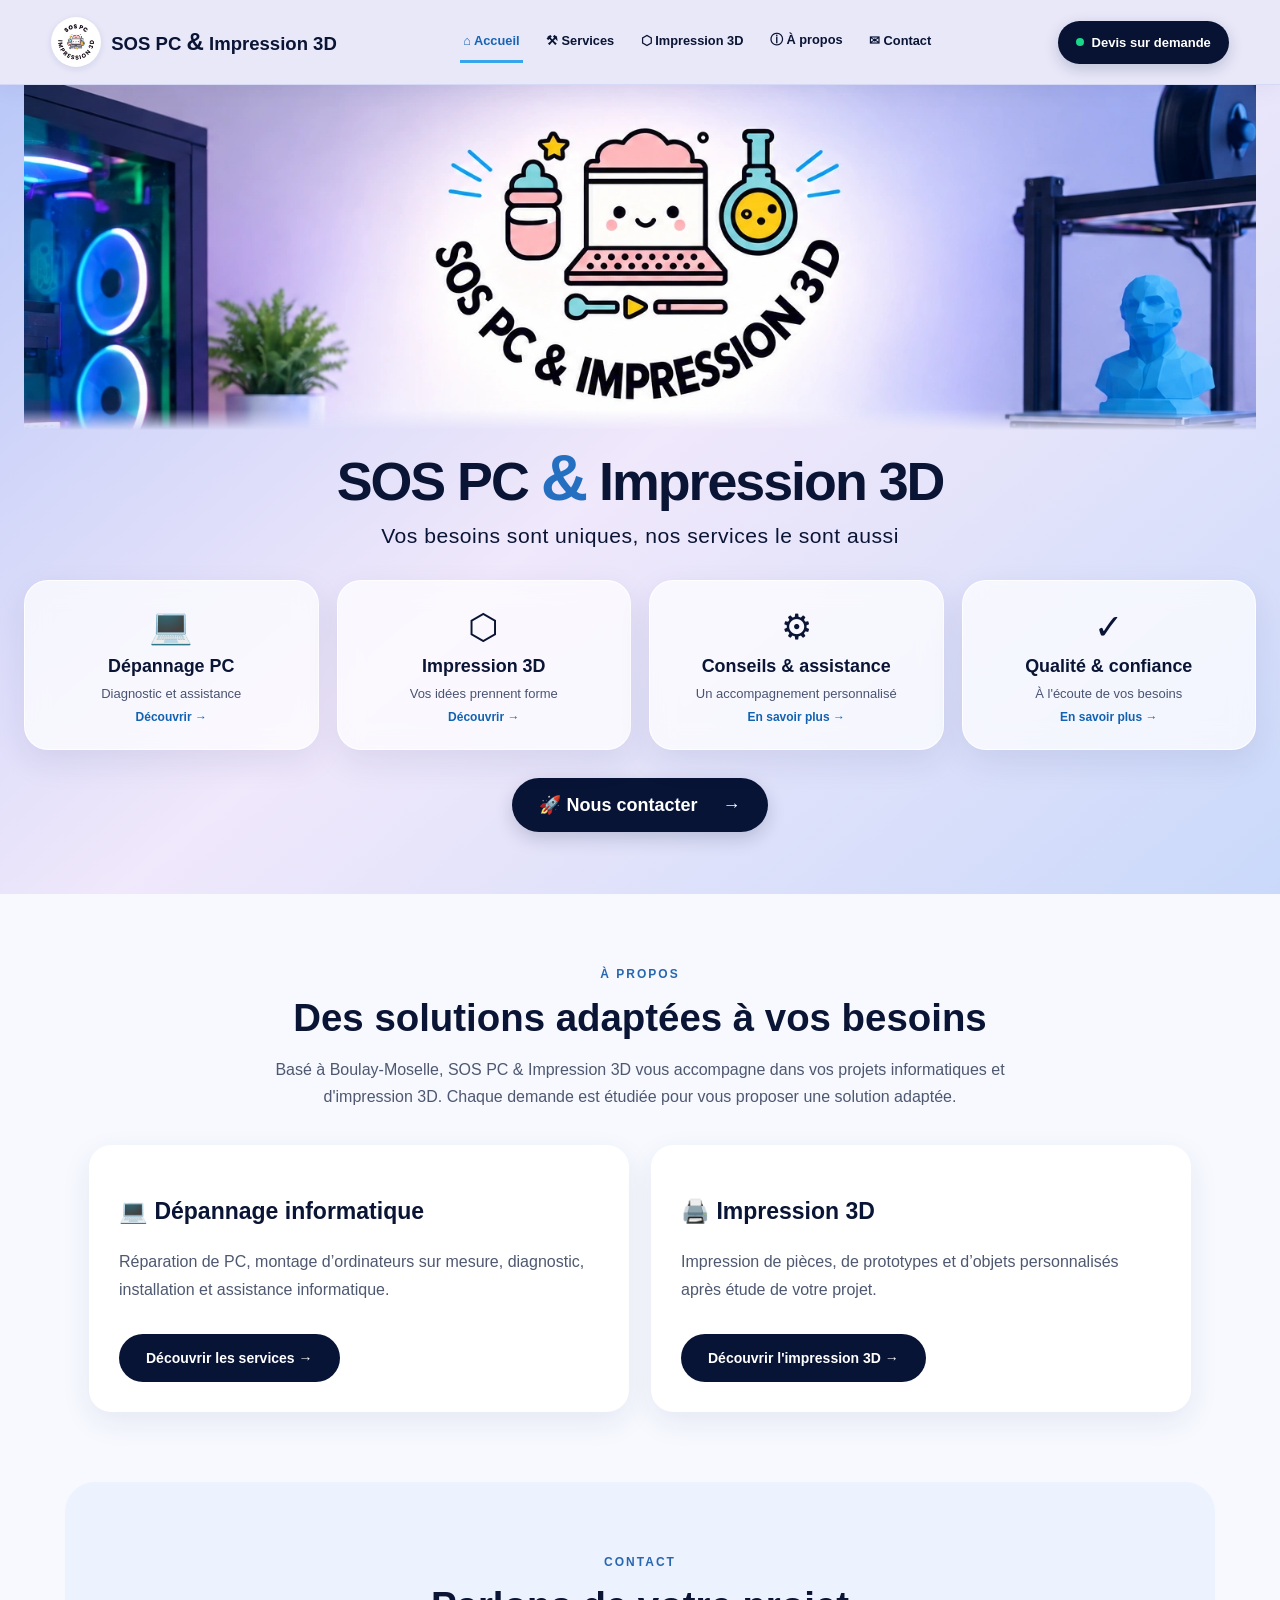
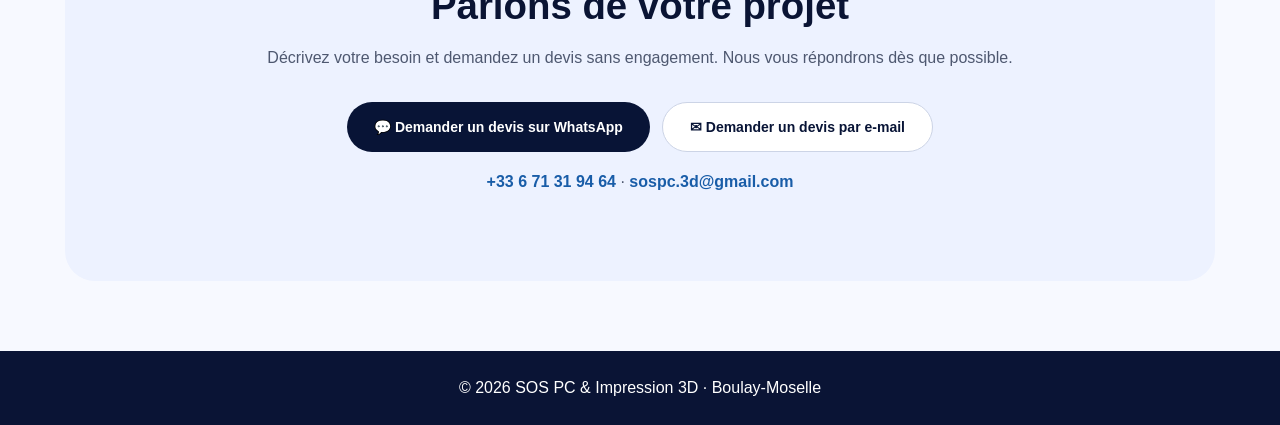
<file: index.html>
<!doctype html>
<html lang="fr"><head><meta charset="utf-8"><meta name="viewport" content="width=device-width,initial-scale=1"><meta name="theme-color" content="#e7e9ff"><meta name="description" content="Dépannage informatique et impression 3D à Boulay-Moselle. Demandez un devis par WhatsApp ou e-mail."><title>SOS PC & Impression 3D | Accueil</title><link rel="stylesheet" href="style.css?v=20261014-integrated-logo"><link rel="icon" type="image/png" sizes="32x32" href="/favicon-32.png?v=20261013"><link rel="apple-touch-icon" sizes="180x180" href="/apple-touch-icon.png?v=20261013"><link rel="manifest" href="/site.webmanifest?v=20261013"><meta name="apple-mobile-web-app-capable" content="yes"><meta name="apple-mobile-web-app-title" content="SOS PC & Impression 3D"></head>
<body><header class="topbar"><a class="brand" href="index.html"><span class="brand-icon brand-original" role="img" aria-label="Logo SOS PC & Impression 3D"></span><span>SOS PC <span class="amp">&</span> Impression 3D</span></a><nav aria-label="Navigation principale"><a class="active" aria-current="page" href="index.html">⌂ Accueil</a><a href="informatique.html">⚒ Services</a><a href="impression-3d.html">⬡ Impression 3D</a><a href="#apropos">ⓘ À propos</a><a href="#contact">✉ Contact</a></nav><a class="availability" href="#contact"><span class="dot"></span>Devis sur demande</a></header>
<main><section class="new-hero" aria-labelledby="hero-title"><div class="hero-art" role="img" aria-label="Ordinateur de jeu et imprimante 3D"></div><div class="hero-copy"><h1 id="hero-title">SOS PC <span>&amp;</span> Impression 3D</h1><p>Vos besoins sont uniques, nos services le sont aussi</p></div><div class="hero-cards"><a href="informatique.html" class="service-card"><span class="card-icon">💻</span><strong>Dépannage PC</strong><small>Diagnostic et assistance</small><span class="card-arrow">Découvrir →</span></a><a href="impression-3d.html" class="service-card"><span class="card-icon">⬡</span><strong>Impression 3D</strong><small>Vos idées prennent forme</small><span class="card-arrow">Découvrir →</span></a><a href="informatique.html" class="service-card"><span class="card-icon">⚙</span><strong>Conseils & assistance</strong><small>Un accompagnement personnalisé</small><span class="card-arrow">En savoir plus →</span></a><a href="#apropos" class="service-card"><span class="card-icon">✓</span><strong>Qualité & confiance</strong><small>À l'écoute de vos besoins</small><span class="card-arrow">En savoir plus →</span></a></div><a class="hero-cta" href="#contact">🚀 Nous contacter <span>→</span></a></section>
<section class="section" id="apropos"><div class="section-heading"><span class="eyebrow">À PROPOS</span><h2>Des solutions adaptées à vos besoins</h2><p>Basé à Boulay-Moselle, SOS PC & Impression 3D vous accompagne dans vos projets informatiques et d'impression 3D. Chaque demande est étudiée pour vous proposer une solution adaptée.</p></div><div class="grid"><article class="tile"><h3>💻 Dépannage informatique</h3><p>Réparation de PC, montage d’ordinateurs sur mesure, diagnostic, installation et assistance informatique.</p><a class="btn" href="informatique.html">Découvrir les services →</a></article><article class="tile"><h3>🖨️ Impression 3D</h3><p>Impression de pièces, de prototypes et d’objets personnalisés après étude de votre projet.</p><a class="btn" href="impression-3d.html">Découvrir l'impression 3D →</a></article></div></section>
<section class="section contact-section" id="contact"><span class="eyebrow">CONTACT</span><h2>Parlons de votre projet</h2><p>Décrivez votre besoin et demandez un devis sans engagement. Nous vous répondrons dès que possible.</p><div class="contact-actions"><a class="btn" target="_blank" rel="noopener" href="https://wa.me/33671319464?text=Bonjour%2C%20je%20souhaite%20demander%20un%20devis%20%C3%A0%20SOS%20PC%20%26%20Impression%203D.">💬 Demander un devis sur WhatsApp</a><a class="btn btn-light" href="mailto:sospc.3d@gmail.com?subject=Demande%20de%20devis%20SOS%20PC">✉ Demander un devis par e-mail</a></div><p><a href="tel:+33671319464">+33 6 71 31 94 64</a> · <a href="mailto:sospc.3d@gmail.com">sospc.3d@gmail.com</a></p></section></main><footer>© 2026 SOS PC & Impression 3D · Boulay-Moselle</footer></body></html>
</file>
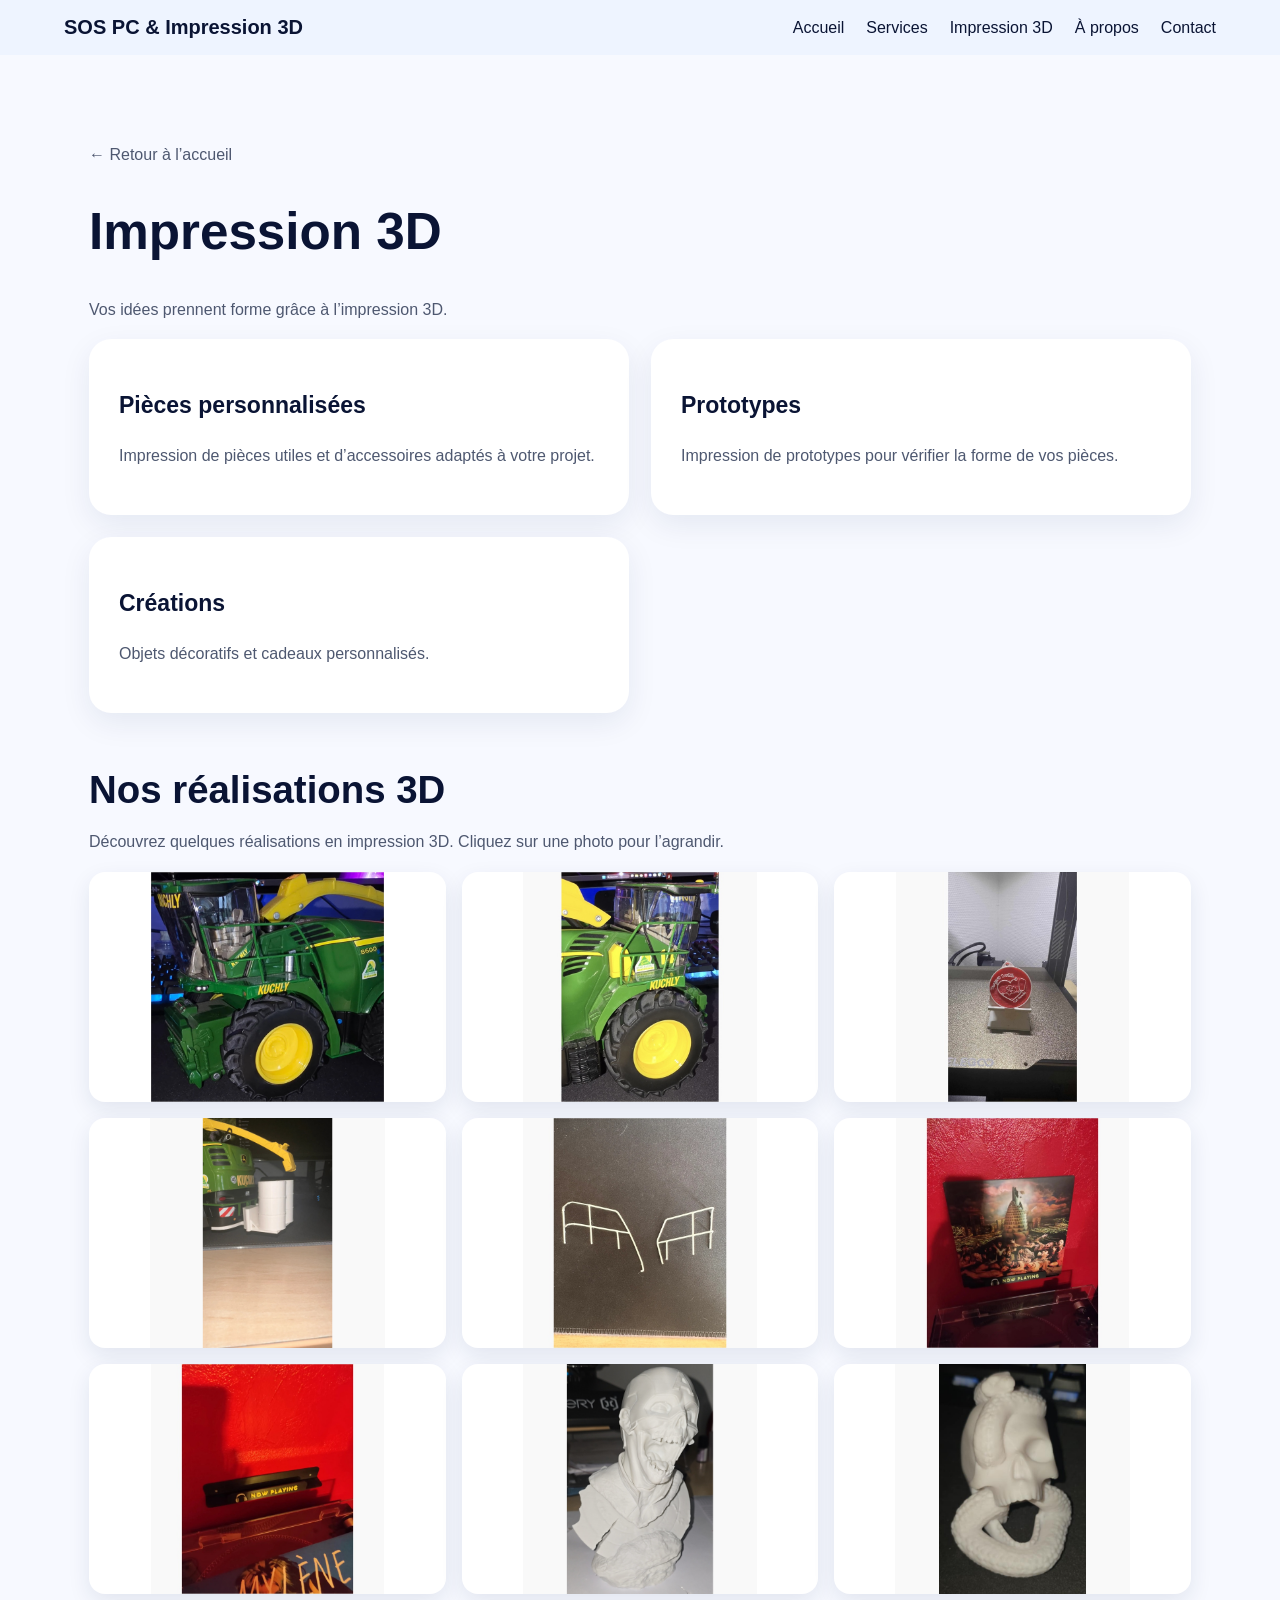
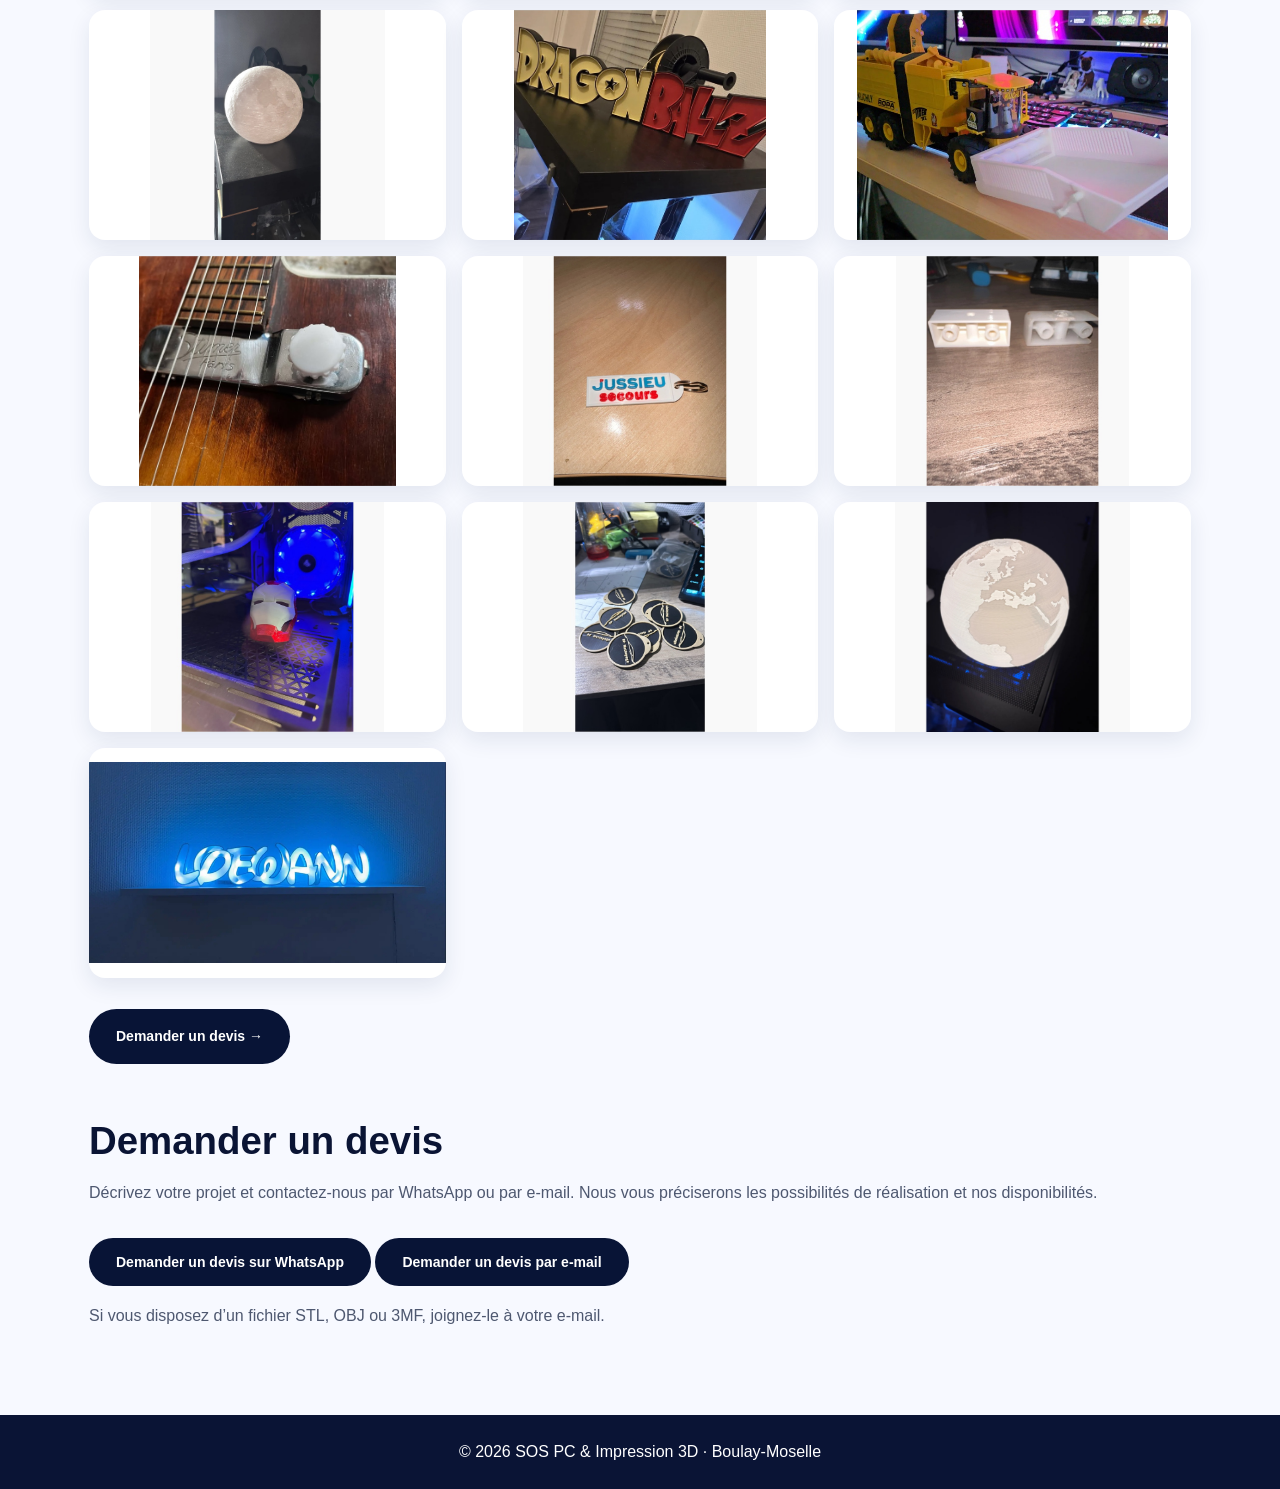
<file: impression-3d.html>
<!doctype html><html lang="fr"><head><meta charset="utf-8"><meta name="viewport" content="width=device-width,initial-scale=1"><link rel="stylesheet" href="style.css?v=20261014-integrated-logo"><title>Impression 3D | SOS PC & Impression 3D</title>
<style>.realisations{margin:55px 0}.photo-grid{display:grid;grid-template-columns:repeat(3,minmax(0,1fr));gap:16px}.photo-grid a{display:block;background:white;border-radius:16px;overflow:hidden;box-shadow:0 8px 22px #12275418}.photo-grid img{display:block;width:100%;height:230px;object-fit:contain;transition:transform .2s}.photo-grid a:hover img{transform:scale(1.035)}@media(max-width:720px){.photo-grid{grid-template-columns:repeat(2,minmax(0,1fr))}.photo-grid img{height:160px}}@media(max-width:420px){.photo-grid{grid-template-columns:1fr}}</style><link rel="icon" type="image/png" sizes="32x32" href="/favicon-32.png?v=20261013"><link rel="apple-touch-icon" sizes="180x180" href="/apple-touch-icon.png?v=20261013"><link rel="manifest" href="/site.webmanifest?v=20261013"><meta name="apple-mobile-web-app-capable" content="yes"><meta name="apple-mobile-web-app-title" content="SOS PC & Impression 3D"></head><body><header class="site-header"><a href="index.html"><strong>SOS PC & Impression 3D</strong></a><nav aria-label="Navigation principale"><a href="index.html">Accueil</a><a href="informatique.html">Services</a><a href="impression-3d.html" aria-current="page">Impression 3D</a><a href="index.html#apropos">À propos</a><a href="index.html#contact">Contact</a></nav></header><main class="section"><p><a href="index.html">← Retour à l’accueil</a></p><h1>Impression 3D</h1><p>Vos idées prennent forme grâce à l’impression 3D.</p><div class="grid"><article class="tile"><h3>Pièces personnalisées</h3><p>Impression de pièces utiles et d’accessoires adaptés à votre projet.</p></article><article class="tile"><h3>Prototypes</h3><p>Impression de prototypes pour vérifier la forme de vos pièces.</p></article><article class="tile"><h3>Créations</h3><p>Objets décoratifs et cadeaux personnalisés.</p></article></div>
<section class="realisations" id="realisations"><h2>Nos réalisations 3D</h2><p>Découvrez quelques réalisations en impression 3D. Cliquez sur une photo pour l’agrandir.</p><div class="photo-grid"><a href="realisations/realisation-01.jpg" target="_blank" rel="noopener"><img loading="lazy" src="realisations/realisation-01.jpg" alt="Réalisation en impression 3D numéro 1"></a>
<a href="realisations/realisation-02.jpg" target="_blank" rel="noopener"><img loading="lazy" src="realisations/realisation-02.jpg" alt="Réalisation en impression 3D numéro 2"></a>
<a href="realisations/realisation-03.jpg" target="_blank" rel="noopener"><img loading="lazy" src="realisations/realisation-03.jpg" alt="Réalisation en impression 3D numéro 3"></a>
<a href="realisations/realisation-04.jpg" target="_blank" rel="noopener"><img loading="lazy" src="realisations/realisation-04.jpg" alt="Réalisation en impression 3D numéro 4"></a>
<a href="realisations/realisation-05.jpg" target="_blank" rel="noopener"><img loading="lazy" src="realisations/realisation-05.jpg" alt="Réalisation en impression 3D numéro 5"></a>
<a href="realisations/realisation-06.jpg" target="_blank" rel="noopener"><img loading="lazy" src="realisations/realisation-06.jpg" alt="Réalisation en impression 3D numéro 6"></a>
<a href="realisations/realisation-07.jpg" target="_blank" rel="noopener"><img loading="lazy" src="realisations/realisation-07.jpg" alt="Réalisation en impression 3D numéro 7"></a>
<a href="realisations/realisation-08.jpg" target="_blank" rel="noopener"><img loading="lazy" src="realisations/realisation-08.jpg" alt="Réalisation en impression 3D numéro 8"></a>
<a href="realisations/realisation-09.jpg" target="_blank" rel="noopener"><img loading="lazy" src="realisations/realisation-09.jpg" alt="Réalisation en impression 3D numéro 9"></a>
<a href="realisations/realisation-10.jpg" target="_blank" rel="noopener"><img loading="lazy" src="realisations/realisation-10.jpg" alt="Réalisation en impression 3D numéro 10"></a>
<a href="realisations/realisation-11.jpg" target="_blank" rel="noopener"><img loading="lazy" src="realisations/realisation-11.jpg" alt="Réalisation en impression 3D numéro 11"></a>
<a href="realisations/realisation-12.jpg" target="_blank" rel="noopener"><img loading="lazy" src="realisations/realisation-12.jpg" alt="Réalisation en impression 3D numéro 12"></a>
<a href="realisations/realisation-13.jpg" target="_blank" rel="noopener"><img loading="lazy" src="realisations/realisation-13.jpg" alt="Réalisation en impression 3D numéro 13"></a>
<a href="realisations/realisation-14.jpg" target="_blank" rel="noopener"><img loading="lazy" src="realisations/realisation-14.jpg" alt="Réalisation en impression 3D numéro 14"></a>
<a href="realisations/realisation-15.jpg" target="_blank" rel="noopener"><img loading="lazy" src="realisations/realisation-15.jpg" alt="Réalisation en impression 3D numéro 15"></a>
<a href="realisations/realisation-16.jpg" target="_blank" rel="noopener"><img loading="lazy" src="realisations/realisation-16.jpg" alt="Réalisation en impression 3D numéro 16"></a>
<a href="realisations/realisation-17.jpg" target="_blank" rel="noopener"><img loading="lazy" src="realisations/realisation-17.jpg" alt="Réalisation en impression 3D numéro 17"></a>
<a href="realisations/realisation-18.jpg" target="_blank" rel="noopener"><img loading="lazy" src="realisations/realisation-18.jpg" alt="Réalisation en impression 3D numéro 18"></a>
<a href="realisations/realisation-19.jpg" target="_blank" rel="noopener"><img loading="lazy" src="realisations/realisation-19.jpg" alt="Réalisation en impression 3D numéro 19"></a></div><p><a class="btn" href="#devis">Demander un devis →</a></p></section>
<section id="devis"><h2>Demander un devis</h2><p>Décrivez votre projet et contactez-nous par WhatsApp ou par e-mail. Nous vous préciserons les possibilités de réalisation et nos disponibilités.</p><a class="btn" href="https://wa.me/33671319464?text=Bonjour%2C%20je%20souhaite%20demander%20un%20devis%20pour%20une%20impression%203D." target="_blank" rel="noopener">Demander un devis sur WhatsApp</a> <a class="btn" href="mailto:sospc.3d@gmail.com?subject=Demande%20de%20devis%20Impression%203D">Demander un devis par e-mail</a><p>Si vous disposez d’un fichier STL, OBJ ou 3MF, joignez-le à votre e-mail.</p></section></main><footer>© 2026 SOS PC & Impression 3D · Boulay-Moselle</footer></body></html>
</file>
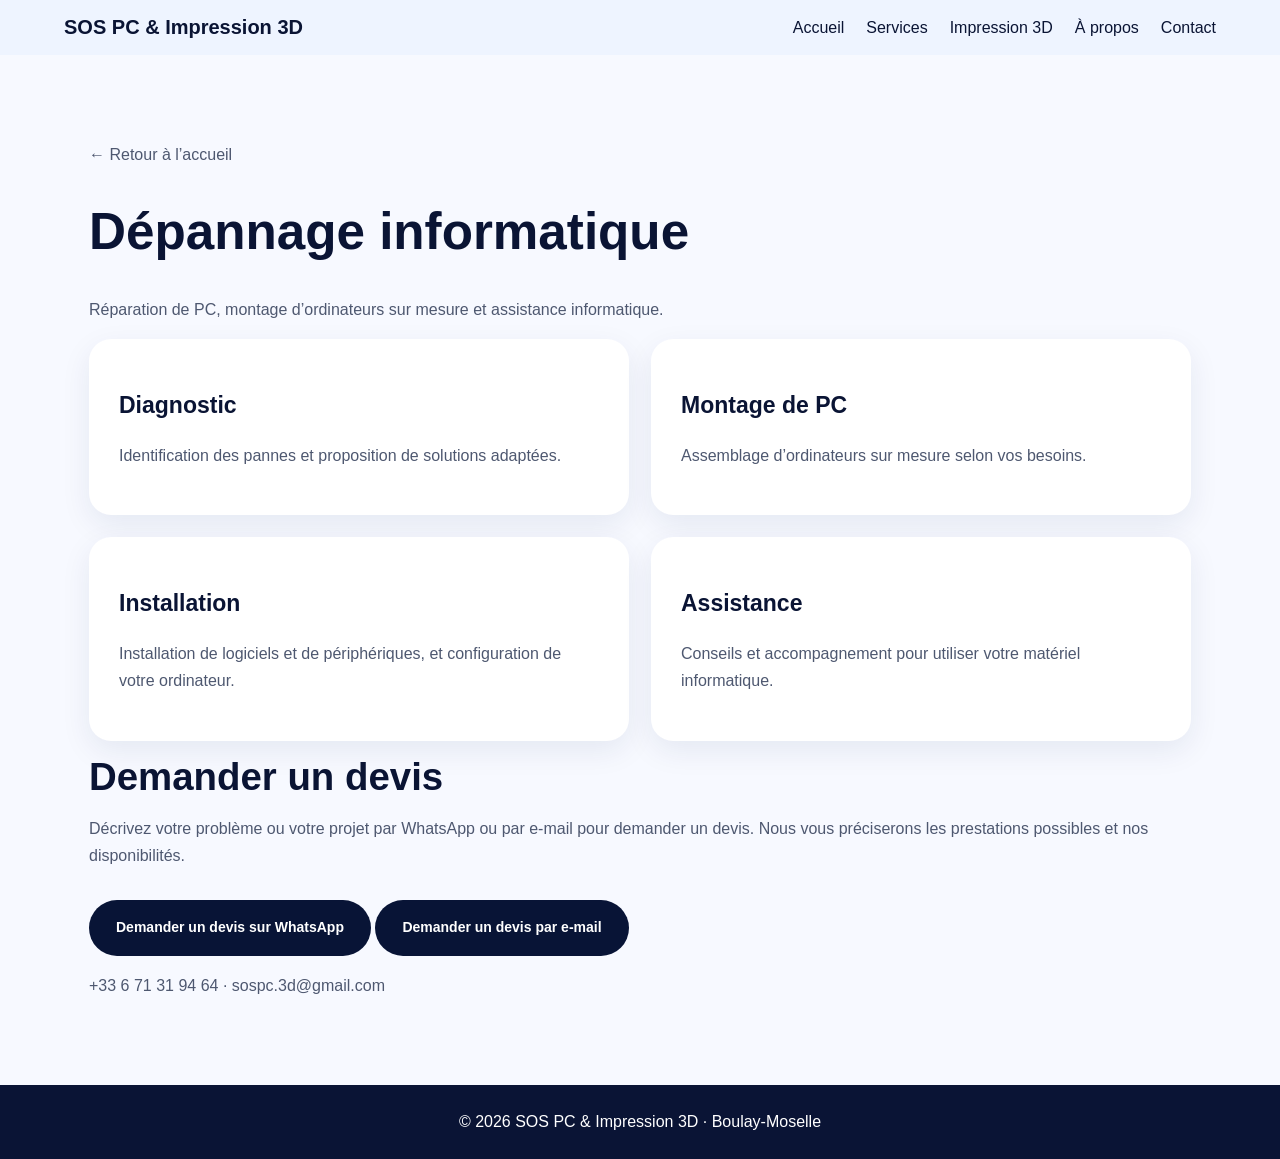
<file: informatique.html>
<!doctype html><html lang="fr"><head><meta charset="utf-8"><meta name="viewport" content="width=device-width,initial-scale=1"><meta name="theme-color" content="#dce8ff"><link rel="stylesheet" href="style.css?v=20261014-integrated-logo"><title>Dépannage informatique | SOS PC & Impression 3D</title><link rel="icon" type="image/png" sizes="32x32" href="/favicon-32.png?v=20261013"><link rel="apple-touch-icon" sizes="180x180" href="/apple-touch-icon.png?v=20261013"><link rel="manifest" href="/site.webmanifest?v=20261013"><meta name="apple-mobile-web-app-capable" content="yes"><meta name="apple-mobile-web-app-title" content="SOS PC & Impression 3D"></head><body><header class="site-header"><a href="index.html"><strong>SOS PC & Impression 3D</strong></a><nav aria-label="Navigation principale"><a href="index.html">Accueil</a><a href="informatique.html" aria-current="page">Services</a><a href="impression-3d.html">Impression 3D</a><a href="index.html#apropos">À propos</a><a href="index.html#contact">Contact</a></nav></header><main class="section"><p><a href="index.html">← Retour à l’accueil</a></p><h1>Dépannage informatique</h1><p>Réparation de PC, montage d’ordinateurs sur mesure et assistance informatique.</p><div class="grid"><article class="tile"><h3>Diagnostic</h3><p>Identification des pannes et proposition de solutions adaptées.</p></article><article class="tile"><h3>Montage de PC</h3><p>Assemblage d’ordinateurs sur mesure selon vos besoins.</p></article><article class="tile"><h3>Installation</h3><p>Installation de logiciels et de périphériques, et configuration de votre ordinateur.</p></article><article class="tile"><h3>Assistance</h3><p>Conseils et accompagnement pour utiliser votre matériel informatique.</p></article></div><section id="devis"><h2>Demander un devis</h2><p>Décrivez votre problème ou votre projet par WhatsApp ou par e-mail pour demander un devis. Nous vous préciserons les prestations possibles et nos disponibilités.</p><p><a class="btn" href="https://wa.me/33671319464?text=Bonjour%2C%20je%20souhaite%20demander%20un%20devis%20%C3%A0%20SOS%20PC%20%26%20Impression%203D." target="_blank" rel="noopener">Demander un devis sur WhatsApp</a> <a class="btn" href="mailto:sospc.3d@gmail.com?subject=Demande%20de%20devis%20SOS%20PC">Demander un devis par e-mail</a></p><p><a href="tel:+33671319464">+33 6 71 31 94 64</a> · <a href="mailto:sospc.3d@gmail.com">sospc.3d@gmail.com</a></p></section></main><footer>© 2026 SOS PC & Impression 3D · Boulay-Moselle</footer></body></html>
</file>
<file: style.css>
*{box-sizing:border-box}html{scroll-behavior:smooth}body{margin:0;font-family:Inter,Arial,sans-serif;color:#0a1434;background:#f7f9ff}a{text-decoration:none;color:inherit}.topbar{position:relative;z-index:2;display:flex;align-items:center;justify-content:space-between;gap:18px;padding:17px clamp(18px,4vw,62px);background:#e8e8f9;border-bottom:1px solid #d5d9f5;box-shadow:0 4px 24px #11153b0d}.brand{display:flex;align-items:center;gap:10px;font-size:clamp(15px,1.45vw,21px);font-weight:800;white-space:nowrap}.brand-icon{font-size:30px}.amp{color:inherit}.topbar nav{display:flex;align-items:center;gap:clamp(10px,1.6vw,28px)}.topbar nav a{font-size:clamp(12px,1vw,16px);font-weight:600;padding:12px 3px;border-bottom:3px solid transparent;white-space:nowrap;transition:color .2s,border-color .2s}.topbar nav a:hover,.topbar nav .active{color:#1764b4;border-color:#38a4eb}.availability{display:flex;align-items:center;gap:8px;background:#081333;color:white;border-radius:30px;padding:14px 18px;font-weight:700;font-size:13px;white-space:nowrap;box-shadow:0 5px 15px #07143b30}.dot{width:8px;height:8px;background:#18d889;border-radius:50%}.new-hero{position:relative;overflow:hidden;text-align:center;background:linear-gradient(140deg,#b9c8f8 0%,#f0e8fb 48%,#cad9fa 100%);padding:0 24px 62px}.hero-art{height:clamp(260px,29vw,450px);max-width:1536px;margin:0 auto;background-image:url('referencia.jpg');background-repeat:no-repeat;background-size:100% auto;background-position:center 10%;mask-image:linear-gradient(to bottom,black 80%,transparent 100%)}.hero-copy{position:relative;margin:-4px auto 28px}.hero-copy h1{font-size:clamp(35px,4.2vw,68px);letter-spacing:-2px;line-height:1.12;margin:0 0 13px}.hero-copy h1 span{color:#256fc1}.hero-copy p{font-size:clamp(16px,1.65vw,25px);letter-spacing:.5px;margin:0}.hero-cards{max-width:1290px;margin:32px auto 28px;display:grid;grid-template-columns:repeat(4,minmax(0,1fr));gap:18px}.service-card{display:flex;flex-direction:column;align-items:center;justify-content:center;min-height:170px;padding:24px 12px;background:#ffffffb8;border:1px solid #ffffffd9;border-radius:24px;box-shadow:0 12px 32px #222b6b18;backdrop-filter:blur(12px);transition:transform .2s,box-shadow .2s}.service-card:hover,.service-card:focus-visible{transform:translateY(-7px);box-shadow:0 18px 35px #222b6b2d;outline:2px solid #6bbaf3}.card-icon{font-size:35px;margin-bottom:9px}.service-card strong{font-size:clamp(15px,1.4vw,22px)}.service-card small{color:#495372;font-size:13px;margin:9px 0}.card-arrow{font-size:12px;color:#1262b1;font-weight:800}.hero-cta,.btn{display:inline-flex;align-items:center;justify-content:center;gap:10px;background:#081436;color:#fff;border-radius:40px;padding:16px 27px;font-weight:800;transition:transform .2s,background .2s}.hero-cta{font-size:18px;box-shadow:0 7px 18px #0814362b}.hero-cta:hover,.btn:hover{background:#165da8;transform:translateY(-2px)}.hero-cta span{margin-left:15px}.section{max-width:1150px;margin:auto;padding:70px 24px}.section-heading{text-align:center;max-width:760px;margin:0 auto 35px}.eyebrow{font-size:12px;letter-spacing:2px;color:#2867b0;font-weight:800}.section h1{font-size:clamp(32px,4vw,52px)}.section h2{font-size:clamp(28px,3vw,42px);margin:14px 0}.section p{line-height:1.7;color:#4e5870}.grid{display:grid;grid-template-columns:repeat(2,minmax(0,1fr));gap:22px}.tile{padding:30px;background:white;border-radius:22px;box-shadow:0 10px 30px #12275414}.tile h3{font-size:23px}.btn{margin-top:15px;font-size:14px}.btn-light{background:white;color:#081436;border:1px solid #ccd4e6}.btn-light:hover{color:white}.contact-section{text-align:center;background:#edf2ff;border-radius:30px;margin-bottom:70px}.contact-actions{display:flex;justify-content:center;flex-wrap:wrap;gap:12px}.contact-section p a{color:#195da8;font-weight:700}footer{background:#0a1435;color:white;text-align:center;padding:28px}.site-header{background:#eef4ff;padding:16px 5%;display:flex;justify-content:space-between;align-items:center;gap:15px;flex-wrap:wrap}.site-header strong{font-size:20px}.site-header nav{display:flex;gap:22px;flex-wrap:wrap}.site-header a:hover{color:#1686d3}input,textarea{display:block;width:100%;padding:13px;margin:10px 0 20px;border:1px solid #c5cce0;border-radius:10px;font:inherit}textarea{min-height:140px}.notice{background:#e6f3ff;padding:14px;border-radius:12px}@media(max-width:1100px){.topbar{flex-wrap:wrap;justify-content:center}.topbar nav{order:3;width:100%;justify-content:center;flex-wrap:wrap}.hero-art{height:clamp(230px,34vw,380px)}}@media(max-width:720px){.topbar{padding:14px}.brand{font-size:16px}.brand-icon{font-size:22px}.availability{padding:10px 12px;font-size:11px}.topbar nav{gap:12px}.topbar nav a{font-size:12px;padding:8px 0}.new-hero{padding:0 16px 45px}.hero-art{height:clamp(150px,32vw,230px);background-size:120% auto;background-position:center 12%}.hero-copy h1{letter-spacing:-1px}.hero-cards{grid-template-columns:repeat(2,minmax(0,1fr));gap:10px;margin-top:26px}.service-card{min-height:155px;padding:15px 8px;border-radius:17px}.card-icon{font-size:29px}.service-card strong{font-size:15px}.service-card small{font-size:11px}.section{padding:45px 18px}.grid{grid-template-columns:1fr}.contact-section{margin:0 12px 35px}.contact-actions{flex-direction:column}.site-header nav{gap:12px;font-size:14px}}@media(max-width:380px){.hero-cards{grid-template-columns:1fr}.topbar nav{gap:9px}.topbar nav a{font-size:11px}}
/* Clean hero: replace former background image containing duplicated navigation */
.hero-illustration{display:flex;align-items:center;justify-content:center;gap:clamp(24px,6vw,90px);padding:42px 12px 12px;min-height:220px}.hero-device{display:grid;place-items:center;width:clamp(100px,18vw,210px);height:clamp(100px,18vw,210px);font-size:clamp(65px,11vw,125px);background:#ffffff9e;border:1px solid #ffffff;border-radius:32px;box-shadow:0 12px 36px #253b6d24}.hero-divider{height:110px;width:2px;background:#7d95c6aa}.hero-copy h1 span{font-size:inherit;font-weight:inherit;line-height:inherit}.hero-copy{margin:15px auto 28px}@media(max-width:720px){.hero-illustration{min-height:140px;padding-top:25px;gap:18px}.hero-divider{height:65px}.hero-device{border-radius:20px}}

/* Ajustes do cabeçalho e do enquadramento da imagem original. */
.brand-original{display:inline-block;flex:0 0 50px;width:50px;height:50px;border-radius:50%;background-image:url('referencia.jpg');background-repeat:no-repeat;background-size:930px auto;background-position:-35px -10px;background-color:#f6eafb;box-shadow:0 2px 7px #1321541a}
.hero-art{position:relative;background-position:center 19%;}
/* Reforçar o & minúsculo incorporado no desenho original, sem substituir a imagem. */
.hero-art::after{content:"&";position:absolute;left:40.5%;top:73%;font-family:Arial,sans-serif;font-size:clamp(19px,2.2vw,34px);font-weight:900;line-height:1;color:#1c121d;transform:rotate(-20deg);background:transparent;padding:0;text-shadow:none;pointer-events:none}
@media(max-width:720px){.brand-original{flex-basis:42px;width:42px;height:42px;background-size:780px auto;background-position:-29px -8px}.hero-art{background-position:center 22%}.hero-art::after{top:69%;left:39%;font-size:clamp(12px,3vw,22px)}}

/* Refined original brand crop, preserving the approved artwork. */
.brand-original{background-position:-24px -4px;background-size:930px auto;background-color:#e8e8f9;border-radius:50%;image-rendering:auto;}
.hero-art::after{content:none;}
@media(max-width:720px){.brand-original{background-size:780px auto;background-position:-20px -3px;}}

/* Keep navigation and contact controls readable on narrow screens. */
@media(max-width:380px){.brand{white-space:normal;min-width:0}.brand>span:last-child{min-width:0}.site-header strong{overflow-wrap:anywhere}.btn{max-width:100%;text-align:center}.section p a{overflow-wrap:anywhere}}
a:focus-visible{outline:3px solid #1764b4;outline-offset:4px}
@media(prefers-reduced-motion:reduce){html{scroll-behavior:auto}a{transition:none!important}}

/* Center the supplied logo and crop only the duplicate lettering from the hero. */
.brand-original{background-image:url('/icon-192.png?v=20261013');background-size:contain;background-position:center;background-color:#fff}
.hero-art{width:100%;height:auto;aspect-ratio:1536/430;background-size:100% auto;background-position:center 18.52%;mask-image:linear-gradient(to bottom,black 94%,transparent 100%)}
.brand .amp{display:inline-block;font-size:1.3em;line-height:1;font-weight:900}
.hero-copy h1 span{display:inline-block;font-size:1.22em;line-height:1;font-weight:900}
@media(max-width:720px){.brand-original{background-size:contain;background-position:center}.hero-art{height:auto;aspect-ratio:1536/430;background-size:100% auto;background-position:center 18.52%}}


/* Curved lettering is now part of the artwork, without positioned overlays. */
.hero-art{background-image:url("hero-logo-corrected.webp");container-type:normal}
.hero-art::before,.hero-art::after{content:none;display:none}
</file>
